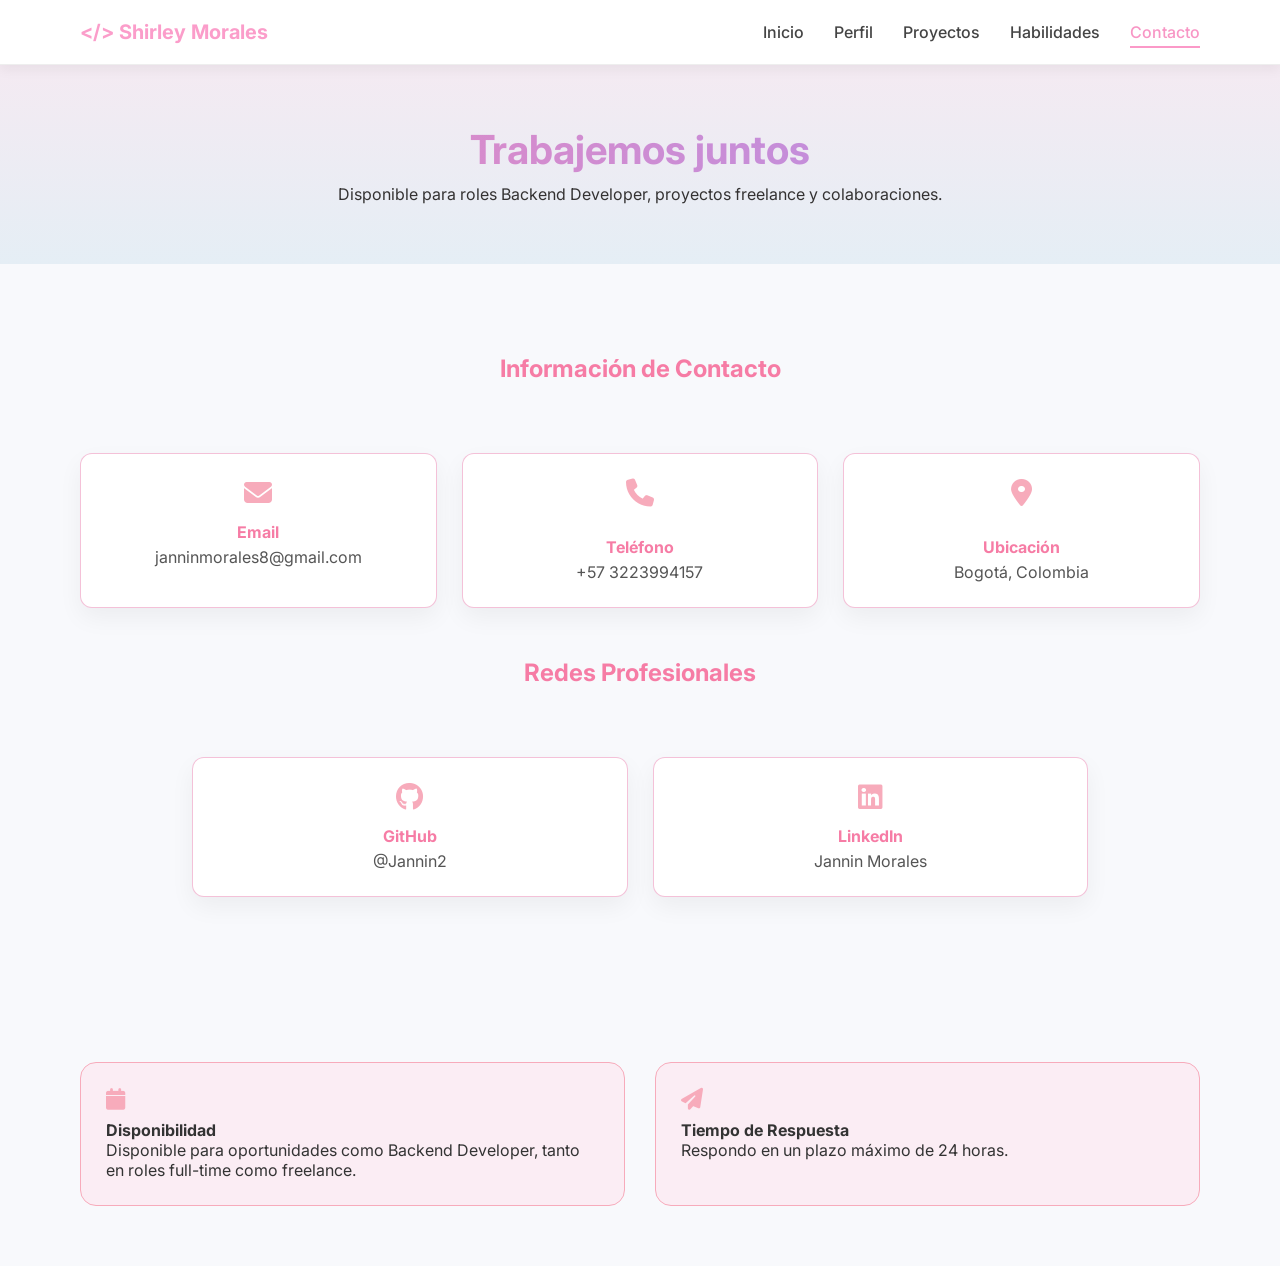
<file: contacto.html>
<!DOCTYPE html>
<html lang="es">
<head>
<meta charset="UTF-8">
<meta name="viewport" content="width=device-width, initial-scale=1.0">

<title>Contacto</title>

<link rel="stylesheet" href="src/css/styles.css">
<link rel="stylesheet" href="https://cdnjs.cloudflare.com/ajax/libs/font-awesome/6.5.0/css/all.min.css">

<link href="https://fonts.googleapis.com/css2?family=Inter:wght@300;400;500;700;800&display=swap" rel="stylesheet">

</head>

<body>

<!-- NAVBAR -->
<nav class="navbar">
    <div class="logo">&lt;/&gt; Shirley Morales</div>

    <ul class="menu">
        <li><a href="index.html">Inicio</a></li>
        <li><a href="perfil.html">Perfil</a></li>
        <li><a href="proyectos.html">Proyectos</a></li>
        <li><a href="habilidades.html">Habilidades</a></li>
        <li><a class="active" href="contacto.html">Contacto</a></li>
    </ul>
</nav>

<!-- HERO -->
<section class="contact-hero">
    <h1>Trabajemos juntos</h1>
    <p>Disponible para roles Backend Developer, proyectos freelance y colaboraciones.</p>
</section>

<!-- CONTENIDO -->
<section class="contact-container">

    <!-- IZQUIERDA -->
    <div class="contact-info">

        <h2>Información de Contacto</h2>
<div class="contact-cards-grid">
        <div class="card">
            <a href="mailto:janninmorales8@gmail.com" target="_blank" class="card-link">

            <i class="fas fa-envelope"></i>
            <div>
                <span>Email</span>
                <p>janninmorales8@gmail.com</p>
            </div>
       </a> </div>

        <div class="card">
            <i class="fas fa-phone"></i>
            <div>
                <span>Teléfono</span>
                <p>+57 3223994157</p>
            </div>
        </div>

        <div class="card">
            <i class="fas fa-location-dot"></i>
            <div>
                <span>Ubicación</span>
                <p>Bogotá, Colombia</p>
            </div>
        </div>
</div>
        <h2>Redes Profesionales</h2>
    <div class="contact-cards-grid-pro">
        <div class="card">
            <a href="https://github.com/Jannin2" target="_blank" class="card-link">
            <i class="fab fa-github"></i>
            <div>
                <span>GitHub</span>
                <p>@Jannin2</p>
            </div>
        </a></div>

        <div class="card">
            <a href="https://www.linkedin.com/in/jannin-morales/" target="_blank" class="card-link">
            <i class="fab fa-linkedin"></i>
            <div>
                <span>LinkedIn</span>
                <p>Jannin Morales</p>
            </div>
        </div>
    </a></div>

    </div>

  

</section>

<!-- EXTRA -->
<section class="contact-extra">

    <div class="extra-card">
        <i class="fas fa-calendar"></i>
        <h4>Disponibilidad</h4>
        <p>Disponible para oportunidades como Backend Developer, tanto en roles full-time como freelance.</p>
    </div>

    <div class="extra-card">
        <i class="fas fa-paper-plane"></i>
        <h4>Tiempo de Respuesta</h4>
        <p>Respondo en un plazo máximo de 24 horas.</p>
    </div>

</section>

</body>
</html>
</file>
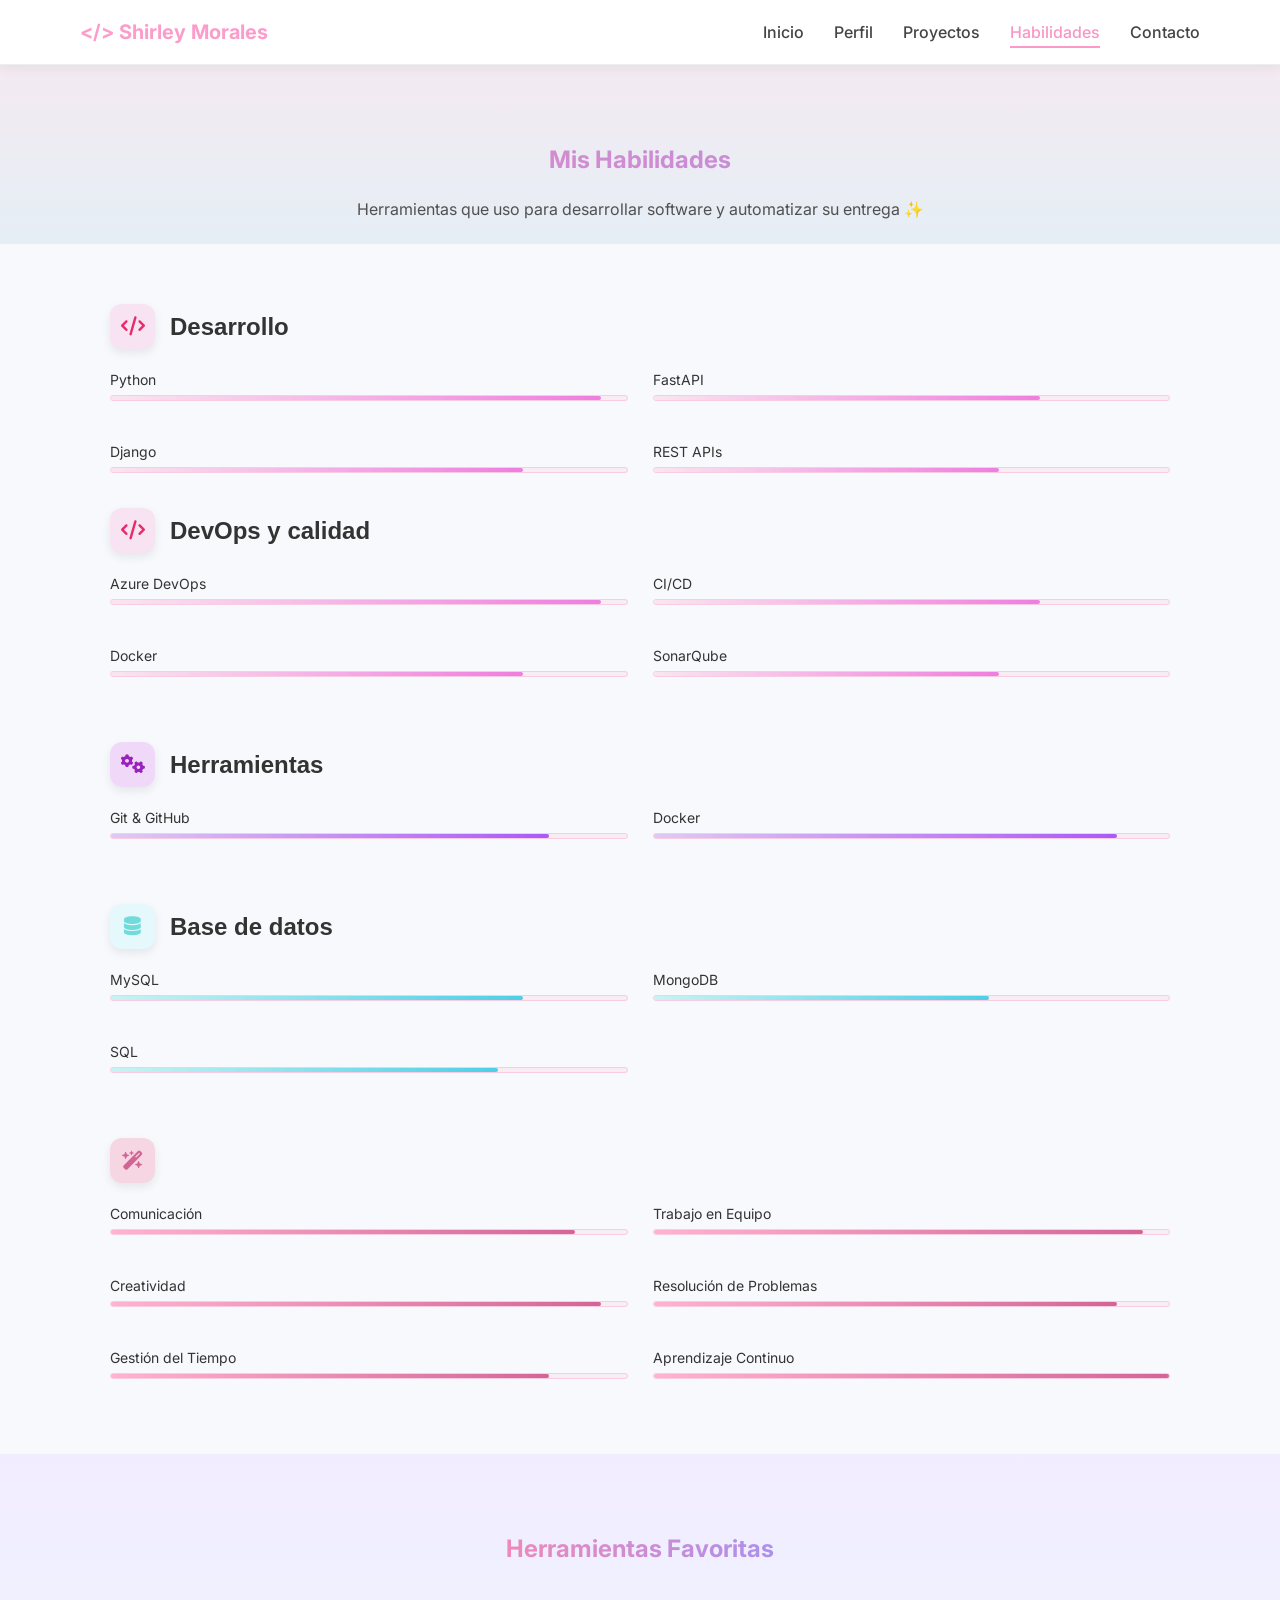
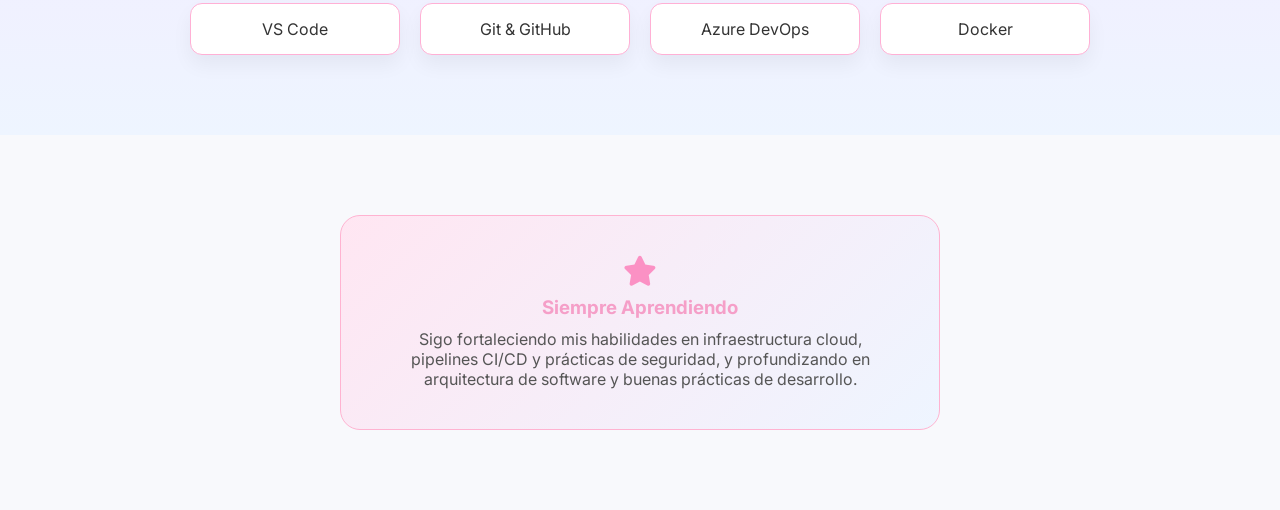
<file: habilidades.html>
<!DOCTYPE html>
<html lang="es">
<head>
<meta charset="UTF-8">
<meta name="viewport" content="width=device-width, initial-scale=1.0">

<title>Habilidades</title>

<link rel="stylesheet" href="src/css/styles.css">

<link rel="stylesheet"
href="https://cdnjs.cloudflare.com/ajax/libs/font-awesome/6.5.0/css/all.min.css">

<link href="https://fonts.googleapis.com/css2?family=Inter:wght@300;400;500;600;700&display=swap" rel="stylesheet">

</head>

<body>

<nav class="navbar">

<div class="logo">&lt;/&gt; Shirley Morales</div>

<ul class="menu">
<li><a href="index.html">Inicio</a></li>
<li><a href="perfil.html">Perfil</a></li>
<li><a href="proyectos.html">Proyectos</a></li>
<li><a class="active" href="#">Habilidades</a></li>
<li><a href="contacto.html">Contacto</a></li>
</ul>

</nav>


<section class="caja">

<h1 class="header-habilidades">Mis Habilidades </h1>
<p class="subtitulos">Herramientas que uso para desarrollar software y automatizar su entrega ✨</p>

</section>



<section class="skills">


    <h2 class="titulo-seccion-backend">
        <div class="contenedor-icono-backend">
        <i class="fa-solid fa-code"></i>
        </div>
        Desarrollo
    </h2>

    <div class="grid">

<div class="skill">
<span>Python</span><span class="percent pink"></span>
<div class="bar"><div class="fill pink" style="width:95%"></div></div>
</div>

<div class="skill">
<span>FastAPI</span><span class="percent pink"></span>
<div class="bar"><div class="fill pink" style="width:75%"></div></div>
</div>

<div class="skill">
<span>Django</span><span class="percent pink"></span>
<div class="bar"><div class="fill pink" style="width:80%"></div></div>
</div>

<div class="skill">
<span>REST APIs</span><span class="percent pink"></span>
<div class="bar"><div class="fill pink" style="width:67%"></div></div>
</div>





</div>


<h2 class="titulo-seccion-backend">
  <div class="contenedor-icono-backend">
  <i class="fa-solid fa-code"></i>
  </div>
  DevOps y calidad
</h2>

<div class="grid">

<div class="skill">
<span>Azure DevOps</span><span class="percent pink"></span>
<div class="bar"><div class="fill pink" style="width:95%"></div></div>
</div>

<div class="skill">
<span>CI/CD</span><span class="percent pink"></span>
<div class="bar"><div class="fill pink" style="width:75%"></div></div>
</div>

<div class="skill">
<span>Docker</span><span class="percent pink"></span>
<div class="bar"><div class="fill pink" style="width:80%"></div></div>
</div>

<div class="skill">
<span>SonarQube</span><span class="percent pink"></span>
<div class="bar"><div class="fill pink" style="width:67%"></div></div>
</div>





</div>

<div class="skill-block design">


    <h2 class="titulo-seccion-herr">
        <div class="contenedor-icono-herr">
          <i class="fa-solid fa-gears"></i>
        </div>
        Herramientas
      </h2>

      <div class="grid">



<div class="skill">
<span>Git & GitHub</span><span class="percent purple"></span>
<div class="bar"><div class="fill purple" style="width:85%"></div></div>
</div>

<div class="skill">
<span>Docker</span><span class="percent purple"></span>
<div class="bar"><div class="fill purple" style="width:90%"></div></div>
</div>




</div>
</div>



<div class="skill-block backend">
    

<h2 class="titulo-seccion-bd">
    <div class="contenedor-icono-bd">
      <i class="fa-solid fa-database"></i>
    </div>
    Base de datos
  </h2>

 
<div class="grid">

<div class="skill">
<span>MySQL</span><span class="percent blue"></span>
<div class="bar"><div class="fill blue" style="width:80%"></div></div>
</div>

<div class="skill">
<span>MongoDB</span><span class="percent blue"></span>
<div class="bar"><div class="fill blue" style="width:65%"></div></div>
</div>

<div class="skill">
    <span>SQL</span><span class="percent blue"></span>
    <div class="bar"><div class="fill blue" style="width:75%"></div></div>
</div>

</div>
</div>



<div class="skill-block soft">

<h2 class="titulo-seccion-com">
    <div class="contenedor-icono-com">
      <i class="fa-solid fa-wand-magic-sparkles"></i>
    </div>
  
  </h2>

 


<div class="grid">

<div class="skill">
<span>Comunicación</span><span class="percent"></span>
<div class="bar"><div class="soft-color" style="width:90%"></div></div>
</div>

<div class="skill">
<span>Trabajo en Equipo</span><span class="percent"></span>
<div class="bar"><div class="soft-color" style="width:95%"></div></div>
</div>

<div class="skill">
<span>Creatividad</span><span class="percent"></span>
<div class="bar"><div class="soft-color" style="width:95%"></div></div>
</div>

<div class="skill">
<span>Resolución de Problemas</span><span class="percent"></span>
<div class="bar"><div class="soft-color" style="width:90%"></div></div>
</div>

<div class="skill">
<span>Gestión del Tiempo</span><span class="percent"></span>
<div class="bar"><div class="soft-color" style="width:85%"></div></div>
</div>

<div class="skill">
<span>Aprendizaje Continuo</span><span class="percent"></span>
<div class="bar"><div class="soft-color" style="width:100%"></div></div>
</div>

</div>
</div>

</section>



<section class="tools">

<h2 class=" Favoritas">Herramientas Favoritas</h2>

<div class="tools-grid">

<div class="tool">VS Code</div>
<div class="tool">Git & GitHub</div>
<div class="tool">Azure DevOps</div>
<div class="tool">Docker</div>



</div>

</section>



<section class="learning">

<i class="fa-solid fa-star"></i>

<h3>Siempre Aprendiendo</h3>

<p>
  Sigo fortaleciendo mis habilidades en infraestructura cloud, pipelines CI/CD y prácticas de seguridad,
  y profundizando en arquitectura de software y buenas prácticas de desarrollo.
</p>

</section>

</body>
</html>
</file>
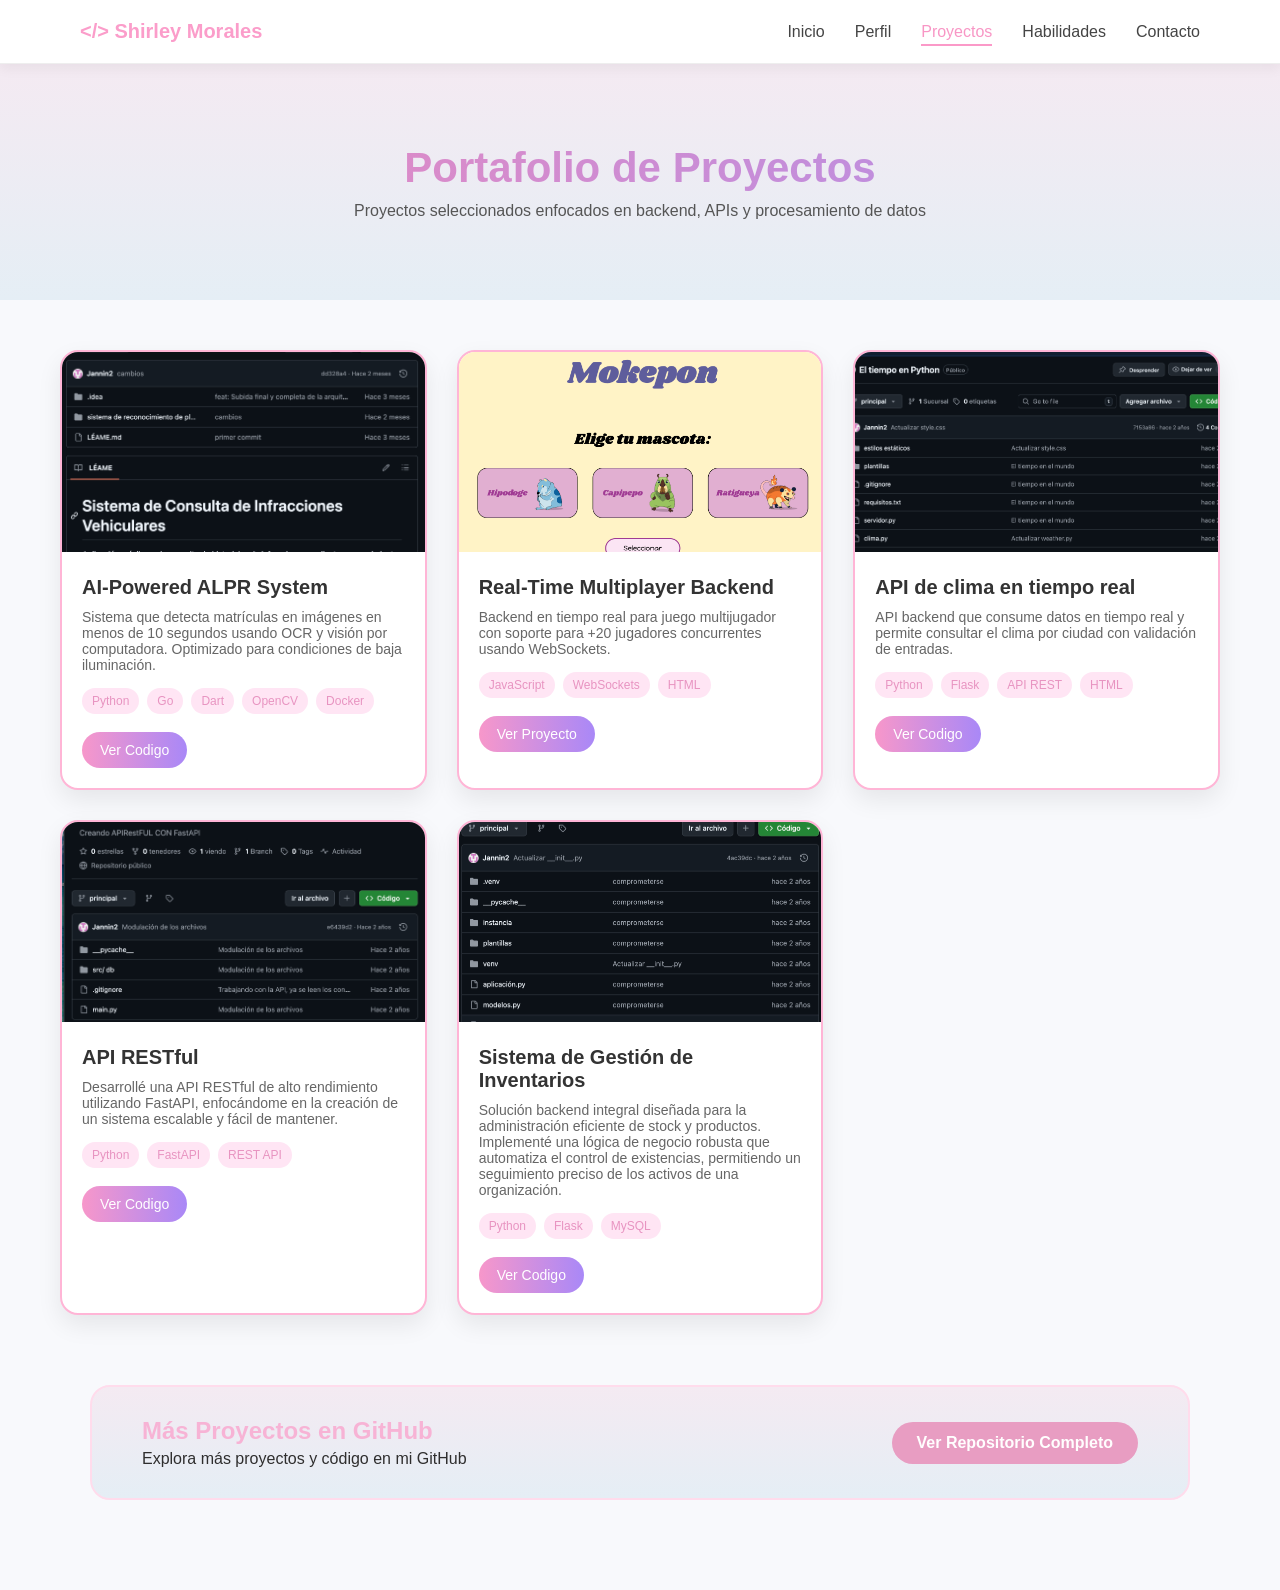
<file: proyectos.html>
<!DOCTYPE html>
<html lang="es">
<head>

<meta charset="UTF-8">
<meta name="viewport" content="width=device-width, initial-scale=1.0">

<title>Proyectos </title>

<link rel="stylesheet" href="src/css/styles.css">

</head>

<body>

<nav class="navbar">

<div class="logo">&lt;/&gt; Shirley Morales</div>

<ul class="menu">
<li><a href="index.html">Inicio</a></li>
<li><a href="perfil.html">Perfil</a></li>
<li><a class="active" href="proyectos.html">Proyectos</a></li>
<li><a href="habilidades.html">Habilidades</a></li>
<li><a href="#">Contacto</a></li>
</ul>

</nav>


<section class="projects-hero">

<h1 class = "proyecto">Portafolio de Proyectos</h1>

<p>
    Proyectos seleccionados enfocados en backend, APIs y procesamiento de datos</p>

</section>


<section class="projects-container">

<div class="project-card">

<img src="images/ocr.png">

<div class="project-content">

<h3>AI-Powered ALPR System</h3>

<p>
    Sistema que detecta matrículas en imágenes en menos de 10 segundos usando OCR y visión por computadora. Optimizado para condiciones de baja iluminación.
</p>

<div class="tags">
<span>Python  </span>
<span>Go  </span>
<span>Dart</span>
<span>OpenCV</span>
<span> Docker</span>
</div>

<a class="btn-project" href="https://github.com/Jannin2/ocr.git">Ver Codigo</a>

</div>
</div>



<div class="project-card">

<img src="images/mokepon1.2.png">

<div class="project-content">

<h3>Real-Time Multiplayer Backend</h3>

<p>
    Backend en tiempo real para juego multijugador con soporte para +20 jugadores concurrentes usando WebSockets.</p>

<div class="tags">
<span>JavaScript</span>
<span>WebSockets</span>
<span>HTML</span>

</div>

<a class="btn-project" href="https://mokepon-ds9b.onrender.com/">Ver Proyecto</a>

</div>
</div>



<div class="project-card">

<img src="images/clima.png">

<div class="project-content">

<h3>API de clima en tiempo real</h3>

<p>
    API backend que consume datos en tiempo real y permite consultar el clima por ciudad con validación de entradas.
</p>

<div class="tags">
<span>Python</span>
<span>Flask</span>
<span>API REST</span>
<span>HTML</span>
</div>

<a class="btn-project" href="https://github.com/Jannin2/python-weather.git">Ver Codigo</a>

</div>
</div>



<div class="project-card">

<img src="images/api.png">

<div class="project-content">

<h3>API RESTful</h3>

<p>
    Desarrollé una API RESTful de alto rendimiento utilizando FastAPI, enfocándome en la creación de un sistema escalable y fácil de mantener.
</p>

<div class="tags">
<span>Python </span>
<span>FastAPI</span>
<span>REST API</span>

</div>

<a class="btn-project" href="https://github.com/Jannin2/Rest-ful.git">Ver Codigo</a>

</div>
</div>



<div class="project-card">

<img src="images/inventario.png">

<div class="project-content">

<h3>Sistema de Gestión de Inventarios</h3>

<p>
    Solución backend integral diseñada para la administración eficiente de stock y productos. Implementé una lógica de negocio robusta que automatiza el control de existencias, permitiendo un seguimiento preciso  de los activos de una organización.
</p>

<div class="tags">
<span>Python</span>
<span>Flask</span>
<span>MySQL</span>
</div>

<a class="btn-project" href="https://github.com/Jannin2/Inventario.git">Ver Codigo</a>

</div>
</div>







<div class="proyectos-grid"> 
</div>

<section class="github-section">
<div class="github-content">
    <h2>Más Proyectos en GitHub</h2>
    <p> Explora más proyectos y código en mi GitHub</p>
</div>
<a class="btn-github" href="https://github.com/Jannin2" target="_blank">Ver Repositorio Completo</a>
</section>

</body>
</html>
</file>
<file: src/css/styles.css>
body{
    margin:0;
    padding:0;
    box-sizing:border-box;
    font-family:'Inter',sans-serif;

}
    
    /* NAVBAR */
    
    .navbar{
    font-family: "Poppins", sans-serif;

    display:flex;
    justify-content:space-between;
    align-items:center;
    
    padding:10px 80px;
    
    background:rgb(255, 255, 255);
    position: relative;
    
    border-bottom:1px solid #ea85ea;
    box-shadow: 0 4px 12px rgba(39, 37, 39, 0.062);
    }
    
    .logo{
    
    font-weight:700;
    color:#f6a1ca;
    font-size:20px;
    
    }
    
    .menu{
    
    display:flex;
    gap:30px;
    list-style:none;
    
    }
    
    .menu a{
    
    text-decoration:none;
    color:#555;
    font-weight:500;
    
    }
    
    .menu a:hover{
    
    color:#bcbdda;
    
    }
    
    
    
    /* HERO SECTION */
    
    .hero-section{
    
   
    
    padding:80px;
    
    }
    
    .hero{
    
    display:flex;
    justify-content:space-between;
    align-items:center;
    
    }
    
    .hero-image img{
    
    width:420px;
    border-radius:20px;
    
    box-shadow:0 12px 30px rgba(0,0,0,0.15);
    
    }
    
    
    
    /* STATUS */
    
    .status{
    
    display:inline-flex;
    align-items:center;
    gap:8px;
    
    padding:8px 16px;
    
    border-radius:20px;
    
    border:1px solid #ffb5d6;
    
    background:white;
    
    font-size:14px;
    
    box-shadow:0 4px 12px rgba(0,0,0,0.08);
    
    margin-bottom:20px;
    
    }
    .liga{
    font-size: 11px;
    width: 80%;
    margin-bottom: 30px;
    margin-top: 0%;
    color: #666;

    }
    .dot{
    
    width:8px;
    height:8px;
    border-radius:50%;
    
    background:#45d483;
    
    }
    
    
    
    /* TITULO */
    
    .title{
    
    font-size:50px;
    font-weight:800;
    color:#2b2b2b;
    
    margin-bottom:20px;
    
    }
    
    .gradient{
    
    background:linear-gradient(90deg,#ee89ba,#ad90ec);
    
    -webkit-background-clip:text;
    -webkit-text-fill-color:transparent;
    
    }
    
    .description{
    
    color:#000000;
    line-height:1.6;
    max-width:500px;
    
    margin-bottom:30px;
    
    }
    
    
    
    /* BOTONES */
    
    .buttons{
    
    display:flex;
    gap:15px;
    
    margin-bottom:25px;
    
    }
    
    .btn-primary{
    
    padding:14px 28px;
    
    border:none;
    border-radius:30px;
    
    background:linear-gradient(90deg,#f682ba,#a585ea);
    text-decoration:none;
    color:white;
    font-weight:600;
    
    cursor:pointer;
    
    box-shadow:0 8px 20px rgba(255,79,163,0.3);
    
    }
    
    .btn-outline{
    
    padding:14px 28px;
    
    border-radius:30px;
    
    border:2px solid #e984b5;
    
    background:white;
    
    color:#f78ec1;
    
    font-weight:600;
    
    cursor:pointer;
    
    }
    
    
    
    /* SOCIALS */
    
    .socials{
    
    display:flex;
    gap:18px;
    
    }
    
    .social{
    
    width:45px;
    height:45px;
    
    display:flex;
    align-items:center;
    justify-content:center;
    
    border-radius:50%;
    
    background:white;
    
    font-size:18px;
    
    box-shadow:0 6px 14px rgba(0,0,0,0.08);
    
    text-decoration:none;
    
    transition:0.3s;
    
    }
    
    .github{
    
    color:#000000;
    border:1px solid #d4578f;
    
    }
    
    .linkedin{
    
    color:#2ba6e8;
    border:1px solid #5575bb;
    
    }
    
    .email{
    
    color:#3bb3ff;
    border:1px solid #4ca8e5;
    
    }
    
    .social:hover{
    
    transform:translateY(-5px);
    box-shadow:0 12px 20px rgba(0,0,0,0.15);
    
    }
    
    
    
    /* STATS */
    
    .stats-section{
    background-color: #f0edfbaa;
   
    
    padding:90px;
    
    }
    
    .cards{
    
    display:flex;
    justify-content:center;
    
    gap:30px;
    
    }
    
    .card{
    
    background:white;
    
    padding:30px;
    
    width:220px;
    
    border-radius:16px;
    
    border:1px solid #f2b3d0d0;
    
    text-align:center;
    
    box-shadow:0 6px 20px rgba(0,0,0,0.08);
    
    }
    
    .card i{
    
    color:#ed92d2;
    font-size:22px;
    
    margin-bottom:10px;
    
    }
    
    .card h2{
    
    color:#e39ec0;
    
    margin-bottom:5px;
    
    }
    
    
    
    /* STACK */
    
    .stack-section{
    
    padding:10px;
    background-color: #f6e6f6a4;
   
    
    text-align:center;
    
    }
    
    .stack-title{
    
    background:linear-gradient(90deg,#ee89ba,#ad90ec);
    
    -webkit-background-clip:text;
    -webkit-text-fill-color:transparent;
    margin-top: 30px;
    margin-bottom:40px;
    
    }
    
    .tech-list{
    
    display:flex;
    justify-content:center;
    
    gap:20px;
    
    flex-wrap:wrap;
    margin-bottom: 40px;
    }
    
    .tech{
    
    padding:12px 24px;
    
    border-radius:30px;
    
    border:1px solid #ffbad9ce;
    
    background:white;
    
    box-shadow:0 6px 14px rgba(43, 42, 42, 0.05);
    
    }


    /* HERO PERFIL */

.perfil-hero{

    text-align:center;
    
    padding:80px 20px;
    
    background:linear-gradient(
    180deg,
    #f4eaf2,
    #e5eef5
    );
    
    }
    
    .perfil-hero h1{
    
    font-size:40px;
    
    background:linear-gradient(90deg,#ee89ba,#ad90ec);
    
    -webkit-background-clip:text;
    -webkit-text-fill-color:transparent;
    
    margin-bottom:10px;
    
    }
    
    .perfil-hero p{
    
    color:#000000;
    
    }
    
    
    
    /* RESUMEN */
    
    .perfil-resumen{
    
    padding:80px;
    
    }
    
    .perfil-grid{
    
    display:flex;
    
    gap:50px;
    
    align-items:center;
    
    }
    
    .perfil-img{
    
    width:420px;
    
    border-radius:20px;
    
    box-shadow:0 10px 30px rgba(0,0,0,0.15);
    
    }
    
    .perfil-texto h2{
    
    color:#ed96c0;
    
    margin-bottom:15px;
    
    }
    
    .perfil-texto p{
    
    margin-bottom:12px;
    
    color:#555;
    
    line-height:1.6;
    
    }
    
    
    
    /* SKILLS */
    
    .perfil-skills{
    
    display:flex;
    
    justify-content:center;
    
    gap:30px;
    
    padding:60px;
    
    }
    
    .skill-card{
    
    background:white;
    
    padding:30px;
    
    width:260px;
    
    border-radius:14px;
    
    box-shadow:0 10px 20px rgba(0,0,0,0.08);
    
    border:1px solid #ffd1e6;
    
    }
    
    .skill-card i{
    
    font-size:24px;
    
    color:#ed96c0;
    
    margin-bottom:10px;
    
    }
    
    
    
    /* EXPERIENCIA */
    
    .experiencia{
    
    padding:80px;
    
    background:#f3f3f3;
    
    }
    
    .section-title{
    
    color:#ed96c0;
    
    margin-bottom:30px;
    
    }
    
    .job{
    
    background:white;
    
    padding:30px;
    
    border-radius:14px;
    
    margin-bottom:20px;
    
    box-shadow:0 10px 20px rgba(0,0,0,0.08);
    
    border:1px solid #ffd1e6;
    
    }
    
    .job-header{
    
    display:flex;
    
    justify-content:space-between;
    
    margin-bottom:10px;
    
    }
    
    .job-date{
    
    background:#ffd1e6;
    
    padding:4px 10px;
    
    border-radius:10px;
    
    font-size:12px;
    
    }
    
    
    
    /* EDUCACION */
    .section-title{
        text-align: center;
    }
    .educacion{
    
    padding:80px;
    
    background:linear-gradient(
    180deg,
    #eef3f8,
    #e4ecf3
    );
    
    }
    
    .edu-grid{
    
    display:flex;
    flex-wrap: wrap;
    gap:30px;
    justify-content: center;
    gap: 20px;
    max-width: 1000px;
    margin: 0 auto;
    }
    
    .edu-card{
    
    background:white;
    
    padding:25px;
    
    border-radius:14px;
    
    box-shadow:0 10px 20px rgba(0,0,0,0.08);
    
    border:1px solid #c9b9f6b1;
    
    width:300px;
    
    }
    
    .edu-date{
    
    display:inline-block;
    
    margin-top:10px;
    
    background:#bca9f67a;
    
    padding:4px 10px;
    
    border-radius:10px;
    
    font-size:12px;
    
    }

    /* HERO PROYECTOS */
.proyecto{
    font-size:40px;
    
    background:linear-gradient(90deg,#ee89ba,#ad90ec);
    
    -webkit-background-clip:text;
    -webkit-text-fill-color:transparent;
    
}
.projects-hero{
  
    text-align:center;
    
    padding:80px 20px;
    
    background:linear-gradient(
    180deg,
    #f4eaf2,
    #e5eef5
    );
    }
    
    .projects-hero h1{
    
    font-size:42px;
    font-weight:700;
    color:#ebb3cc;
    margin-bottom:10px;
    
    
    }
    
    .projects-hero p{
    
    color:#555;
    font-size:16px;
    
    }
    
    
    
    /* CONTENEDOR PROYECTOS */
    
    .projects-container{
    
    max-width:1200px;
    margin:auto;
    
    display:grid;
    
    grid-template-columns:repeat(auto-fit,minmax(300px,1fr));
    
    gap:30px;
    
    padding:50px 20px;
    
    }
    
    
    
    /* TARJETA PROYECTO */
    
    .project-card{
    
    background:white;
    
    border-radius:18px;
    
    overflow:hidden;
    
    box-shadow:0 10px 25px rgba(0,0,0,0.08);
    
    transition:transform .3s;
    border: 2px solid #ffb5d6;

    }
    
    .project-card:hover{
    
    transform:translateY(-6px);
    }
    
    
    
    /* IMAGEN */
    
    .project-card img{
    
    width:100%;
    height:200px;
    object-fit:cover;
    
    }
    
    
    
    /* CONTENIDO */
    
    .project-content{
    
    padding:20px;
    
    }
    
    .project-content h3{
    
    margin-bottom:10px;
    font-size:20px;
    
    }
    
    .project-content p{
    
    font-size:14px;
    color:#666;
    margin-bottom:15px;
    
    }
    
    
    
    /* TAGS TECNOLOGIAS */
    
    .tags{
    
    display:flex;
    flex-wrap:wrap;
    
    gap:8px;
    
    margin-bottom:18px;
    
    }
    
    .tags span{
    
    font-size:12px;
    
    padding:6px 10px;
    
    border-radius:20px;
    
    background:#ffe5f4;
    
    color:#e894c1;
    
    }
    
    
    
    /* BOTON PROYECTO */
    
    .btn-project{
    
    display:inline-block;
    
    padding:10px 18px;
    
    border-radius:25px;
    
    background:linear-gradient(90deg,#f797ca,#a988f7);
    
    color:white;
    
    font-size:14px;
    
    text-decoration:none;
    
    transition:.3s;
    
    }
    
    .btn-project:hover{
    
    opacity:0.9;
    
    }
    
    
    
    /* SECCION GITHUB */
    
    .github-section{
    
        grid-column: 1 / -1; /* Esto obliga a la sección a ocupar todas las columnas del grid */
        width: 100%;
        max-width: 1100px;
        margin: 40px auto;
        padding: 30px 50px;
        
        display: flex;
        justify-content: space-between;
        align-items: center;
        border: 2px solid #ffdcec;
        border-radius: 20px;
        
    
    
    background:linear-gradient(
    180deg,
    #f4eaf2,
    #e5eef5
    );
        box-sizing: border-box; /* Asegura que el padding no rompa el ancho */
    }
    .github-content {
        text-align: left; /* Hace que el texto ocupe el espacio disponible */
    }
    .github-section h2{
        font-size: 24px;
        margin-bottom: 5px;
        color: #f7b3d5;
        
    
    }
    
    .github-section p{
    
    color:#2f2e2e;
    margin-bottom:0px;
    
    }
    
    
    
    /* BOTON GITHUB */
    
    .btn-github{
    
        background-color: #e89dc2; /* Color acorde a tu diseño */
        color: rgb(255, 254, 254);
        padding: 12px 25px;
        border-radius: 25px;
        text-decoration: none;
        font-weight: bold;
        white-space: nowrap; /* Evita que el texto del botón se parta en dos líneas */
        transition: transform 0.3s ease;
        margin-left: 20px;
    
    }
    
    .btn-github:hover{
    
    transform: scale(1.05);
    
    }
    /* Ajuste para celulares */
@media (max-width: 768px) {
    .github-section {
        flex-direction: column; /* Vuelve a ser vertical en pantallas pequeñas */
        text-align: center;
        padding: 30px;
    }
    .btn-github {
        margin-left: 0;
        margin-top: 20px;
    }
}

/* HERO */

.skills-hero{

text-align:center;
padding:80px 20px;

}

.skills-hero h1{

font-size:40px;
margin-bottom:10px;

}

.skills-hero span{

color:#f2adce;

}



/* SKILLS */

.skills-container{

max-width:1100px;
margin:auto;

display:grid;

grid-template-columns:repeat(auto-fit,minmax(350px,1fr));

gap:40px;

padding:40px 20px;

}

.skills-block h2{

margin-bottom:20px;
color:#ab9bf5;

}
.Favoritas {
    background: linear-gradient(90deg, #ee89ba, #ad90ec);
    -webkit-background-clip: text;
    -webkit-text-fill-color: transparent;
    display: inline-block;
}
.skill{

margin-bottom:18px;

}

.skill span{

font-size:14px;

}

.bar{

height:6px;
background:#eee;

border-radius:10px;

margin-top:6px;

}

.bar div{

height:100%;
background:linear-gradient(90deg,#f4a1c9,#9c8af0);

border-radius:10px;

}



/* HERRAMIENTAS */

.tools{

text-align:center;
padding:60px 20px;

}

.tools h2{

margin-bottom:30px;

}

.tools-grid{

display:grid;

grid-template-columns:repeat(auto-fit,minmax(150px,1fr));

gap:20px;

max-width:900px;
margin:auto;

}

.tools-grid div{

padding:15px;

border-radius:12px;

border:1px solid #ffb0d5;

background:white;

}



.learning{

max-width:700px;

margin:60px auto;

text-align:center;

padding:30px;

border-radius:16px;

background:linear-gradient(120deg,#f8d6ff,#d7f0ff);

}

*{
margin:0;
padding:0;
box-sizing:border-box;
font-family:'Inter',sans-serif;
}


/* NAVBAR */

.navbar{

display:flex;
justify-content:space-between;
align-items:center;

padding:15px 80px;

background:white;

border-bottom:1px solid #eee;

}

.logo{

font-weight:700;
color:#f197c2;
font-size:20px;

}

.menu{

display:flex;
gap:30px;
list-style:none;

}

.menu a{

text-decoration:none;
color:#444;
font-weight:500;

}

.menu a.active{

color:#f896c5;

}ƒ



/* HEADER */

.skills-header{

text-align:center;
padding:60px 20px;

background:linear-gradient(180deg,#f9f9ff,#eef2ff);

}

.skills-header h1{

font-size:40px;

}

.skills-header span{

color:#f9a9cf;

}

.skills-header p{

margin-top:10px;
color:#666;

}



/* SKILLS */

.skills-container{

max-width:1200px;
margin:auto;

padding:60px 20px;

display:grid;
grid-template-columns:1fr 1fr;
gap:40px;

}

.skills-block{

background:white;

padding:30px;

border-radius:12px;

box-shadow:0 10px 20px rgba(0,0,0,0.05);

}

.skills-block h2{

margin-bottom:25px;

color:#f59bc6;

}



/* GRID INTERNO */

.skills-grid{

display:grid;

grid-template-columns:1fr 1fr;

gap:20px;

}



/* SKILL */

.skill{

margin-bottom:15px;

}

.skill span{

font-size:14px;

}

.percent{

float:right;
color:#fa9fcb;
font-weight:600;

}



/* BARRA */

.bar{

height:6px;

background:#eee;

border-radius:20px;

margin-top:5px;

}

.bar div{

height:100%;

background:linear-gradient(90deg,#f684bbb7,#b599f6);

border-radius:20px;

}



/* SOFT SKILLS */

.soft-skills{

grid-column:1 / -1;

max-width:800px;

margin:auto;

}



/* TOOLS */

.tools{

text-align:center;

padding:60px 20px;

background:linear-gradient(180deg,#f3f4ff,#e9f0ff);

}

.tools h2{

margin-bottom:40px;

color:#c8b2fc76;

}

.tools-grid{

display:grid;

grid-template-columns:repeat(4,1fr);

gap:20px;

max-width:900px;

margin:auto;

}

.tool{

padding:15px;

border-radius:10px;

background:white;

box-shadow:0 5px 15px rgba(0,0,0,0.05);

}



/* LEARNING */

.learning{

text-align:center;

padding:60px 20px;

}

.learning i{

font-size:30px;

color:#fda8d1;

margin-bottom:10px;

}

.learning h3{

color:#ef94c0;

margin-bottom:10px;

}

.learning p{

color:#666;

max-width:500px;

margin:auto;

}

*{
    margin:0;
    padding:0;
    box-sizing:border-box;
    font-family:'Inter',sans-serif;
    }
    
    body{
    background:#f8f9fc;
    color:#333;
    }
    
    
    /* NAVBAR */
    
    .navbar{
    display:flex;
    justify-content:space-between;
    align-items:center;
    padding:20px 80px;
    border-bottom:1px solid #eee;
    background:white;
    }
    
    .logo{
    font-weight:700;
    color:#fb9dca;
    }
    
    .menu{
    display:flex;
    gap:30px;
    list-style:none;
    }
    
    .menu a{
    text-decoration:none;
    color:#444;
    }
    
    .menu .active{
    color:#efaacc;
    border-bottom:2px solid #fb99c8;
    padding-bottom:4px;
    }
    
    
    /* HEADER */
    
    .header{
    text-align:center;
    padding:60px 20px;
    background:linear-gradient(180deg,#f5f5ff,#eef3ff);
    }
    
    .header h1{
    font-size:40px;
    }
    
    .header span{
    color:#f0a1c7;
    }
    
    .header p{
    color:#666666db;
    margin-top:10px;
    }
    
    
    /* SKILLS */
    
    .skills{
    max-width:1100px;
    margin:auto;
    padding:60px 20px;
    display:grid;
    gap:20px;
    }
    
    .grid{
    display:grid;
    grid-template-columns:1fr 1fr;
    gap:25px;

    }
    
    .skill span{
    font-size:14px;
    }
    
    .percent{
    float:right;
    font-weight:600;
    }
    
    
    /* BARS */
    
    .bar{
    height:6px;
    background:#f2d7e358;
    border-radius:20px;
    margin-top:6px;
    border: 1px solid #facce1;
    }
    
    .fill{
    height:100%;
    border-radius:20px;
    }
    
    
    /* COLORS */
    
    /* Borra los anteriores y pega estos */
.pink {
    background: linear-gradient(90deg, #f9e6ef, #ed5ad9c2) !important;

}

.purple {
    background: linear-gradient(90deg, #dfcaf3, #aa5af5) !important;
}

.blue {
    background: linear-gradient(90deg, #c8f3f3, #4ccfe6) !important;
}

.soft-color {
    background: linear-gradient(90deg, #ffb3d0, #d36596) !important;
}
    
    /* TOOLS */
    
    .tools{
    text-align:center;
    padding:80px 20px;
    background:linear-gradient(180deg,#f2ecff,#eef5ff);
    }
    
    .tools h2{
    color:#bca7ed;
    margin-bottom:40px;
    }
    
    .tools-grid{
    max-width:900px;
    margin:auto;
    display:grid;
    grid-template-columns:repeat(4,1fr);
    gap:20px;
    }
    
    .tool{
    padding:15px;
    border-radius:10px;
    background:white;
    border:1px solid #ffd2e6;
    box-shadow:0 10px 20px rgba(0,0,0,0.05);
    }
    
    
    /* LEARNING */
    
    .learning{
    max-width:600px;
    margin:80px auto;
    text-align:center;
    padding:40px;
    border-radius:20px;
    border:1px solid #ffb3d1;
    background:linear-gradient(135deg,#ffe6f2,#eef5ff);
    }
    
    .learning i{
    font-size:30px;
    color:#fb91c4;
    margin-bottom:10px;
    }
    
    .learning h3{
    color:#f59fc8;
    margin-bottom:10px;
    }
    
    .learning p{
    color:#555;
    }

    /* HERO */
.contact-hero{
    text-align:center;
    padding:60px 20px;

    background:linear-gradient(
    180deg,
    #f4eaf2,
    #e5eef5
    );}

.contact-hero h1{
    font-size:40px;
    
    background:linear-gradient(90deg,#ee89ba,#ad90ec);
    
    -webkit-background-clip:text;
    -webkit-text-fill-color:transparent;
    
}

.contact-hero p{
    color:#343232;
    margin-top:10px;
}

/* CONTENEDOR */
.contact-container{
    display: flex;
    justify-content: center; /* Esto centra las tarjetas horizontalmente */
    align-items: center;
    display:flex;
    gap:40px;
    padding:60px 80px;
}

/* IZQUIERDA */
.contact-info{
    align-items: center;
    max-width: 1200px; /* Evita que las tarjetas se estiren demasiado hacia los lados */
    width: 100%;
    display: flex;
    flex-direction: column;
    display: flex;
}
.contact-cards-grid {
    display: grid;
    /* Esto crea 3 columnas de igual tamaño */
    grid-template-columns: repeat(3, 1fr); 
    gap: 25px; /* Espacio entre tarjetas */
    width: 100%;
    margin-top: 30px;
}

.contact-cards-grid-pro{
    display: grid;
    /* Esto crea 2 columnas de igual tamaño */
    grid-template-columns: repeat(2, 1fr); 
    gap: 25px; /* Espacio entre tarjetas */
    width: 80%;
    margin-top: 30px;
}
.contact-info h2{
    color:#f67ca5;
    text-align: center;
    margin-bottom: 40px;
    margin-top: 30px;
}
.card-link {
    text-decoration: none; /* Quita el subrayado */
    color: inherit;        /* Mantiene los colores que ya configuraste */
    display: flex;         /* Mantiene la alineación flex de la tarjeta */
    flex-direction: column;
    align-items: center;
    width: 100%;
}

.card:hover {
    cursor: pointer;       /* Cambia el mouse a la "manito" al pasar por encima */
    background-color: #fffafc; /* Un toque de color extra al pasar el mouse */
}


.contact-info p{
    margin:10px 0 20px;
}

/* CARDS */
.card{
   display: flex;
   flex-direction: column;
   align-items: center;
   text-align: center;
   max-width: 100%;
   gap: 15px;
   padding: 25px; 
   border-radius: 12px;
   width: 100%; /* Para que todas midan lo mismo */
   box-shadow: 0 10px 25px rgba(0,0,0,0.05);

   margin-bottom: 20px;
   transition: transform 0.3s ease;
}

.card:hover{
    transform: translateY(-5px);
}

.card i{
    font-size:28px;
    color:#f7abbb;
    margin-bottom: 15px;
}

.card p{
    color:#555;
    margin: 0;

}

.card span{
    font-weight: 700;
    color: #f67ca5;
    display: block;
    margin-bottom: 5px;
}




/* EXTRA */
.contact-extra{
    display:flex;
    gap:30px;
    padding:60px 80px;
    ;
}

.extra-card{
    flex:1;
    padding:25px;
    border-radius:16px;
    border:1px solid #f7abbb;
    background-color: #fbedf4;
}

.extra-card i{
    font-size:22px;
    color:#f7abbb;
    margin-bottom:10px;
}
.subtitulos{
    display: block;
    width: 100%;
    color:#525051;
    text-align:center;
    padding:0px 8px 5px;
    margin-top: -5px;

}

.titulo-seccion-backend {
    display: flex;
    align-items: center;
    font-family: 'Poppins', sans-serif;
    font-weight: 700;
    margin-bottom: 0px; /* <--- Esto quita el gran espacio de abajo */
}
/* EL ESTILO PARA EL CUADRADO */
.contenedor-icono-backend {
    display: inline-flex;      /* Importante para que se comporte como texto pero permita centrar */
    align-items: center;       /* Centra verticalmente el icono */
    justify-content: center;    /* Centra horizontalmente el icono */
    
    width: 45px;                /* Ancho del cuadrado */
    height: 45px;               /* Alto del cuadrado (igual que el ancho para que sea perfecto) */
    
    background-color: #F8E3F2;  /* El color de fondo rosa suave exacto */
    border-radius: 12px;        /* Bordes redondeados */
    
    /* Sombra suave: x y desenfoque color */
    box-shadow: 0 4px 10px rgba(0, 0, 0, 0.08); 
    
    margin-right: 45px; 
    font-size: 1.2rem;        /* Separa el cuadrado del texto "Frontend" */
    vertical-align: middle;     /* Alinea el cuadrado con la línea base del texto */
              /* Ajusta el tamaño del icono para que quepa bien */
    color: #E8296A;             /* El color rosa vibrante para el icono mismo */
    margin: 0;   
    margin-right: 15px; 
}
  
  

.contenedor-icono-herr {
    display: inline-flex;      /* Importante para que se comporte como texto pero permita centrar */
    align-items: center;       /* Centra verticalmente el icono */
    justify-content: center;    /* Centra horizontalmente el icono */
    
    width: 45px;                /* Ancho del cuadrado */
    height: 45px;               /* Alto del cuadrado (igual que el ancho para que sea perfecto) */
    
    background-color: #efd3f8d5;  /* El color de fondo rosa suave exacto */
    border-radius: 12px;        /* Bordes redondeados */
    
    /* Sombra suave: x y desenfoque color */
    box-shadow: 0 4px 10px rgba(0, 0, 0, 0.08); 
    
    margin-right: 45px;         /* Separa el cuadrado del texto "Frontend" */
    vertical-align: middle;     /* Alinea el cuadrado con la línea base del texto */

    font-size: 1.2rem;          /* Ajusta el tamaño del icono para que quepa bien */
    color: #9922bd;             /* El color rosa vibrante para el icono mismo */
    margin: 0;   
    margin-right: 15px;  

}
  
 
  
  /* Pequeño ajuste al título para que combine bien */
.titulo-seccion-herr {
    display: flex;              /* Para alinear el contenedor de icono y el texto */
    align-items: center;        /* Centra ambos elementos verticalmente */
    font-family: 'Poppins', sans-serif; /* Tu fuente */
    font-weight: 700;
    margin-bottom: 20px;
    margin-top: 30px;
    /* El color de las letras lo controlas tú como quieras */
}

.titulo-seccion-bd {
    display: flex;
    align-items: center;
    font-family: 'Poppins', sans-serif;
    font-weight: 700;
    margin-bottom: 20px; /* <--- Esto quita el gran espacio de abajo */
    margin-top: 30px;
}
/* EL ESTILO PARA EL CUADRADO */
.contenedor-icono-bd {
    display: inline-flex;      /* Importante para que se comporte como texto pero permita centrar */
    align-items: center;       /* Centra verticalmente el icono */
    justify-content: center;    /* Centra horizontalmente el icono */
    
    width: 45px;                /* Ancho del cuadrado */
    height: 45px;               /* Alto del cuadrado (igual que el ancho para que sea perfecto) */
    
    background-color: #e5f8fb;  /* El color de fondo rosa suave exacto */
    border-radius: 12px;        /* Bordes redondeados */
    
    /* Sombra suave: x y desenfoque color */
    box-shadow: 0 4px 10px rgba(0, 0, 0, 0.08); 
    
    margin-right: 45px; 
    font-size: 1.2rem;        /* Separa el cuadrado del texto "Frontend" */
    vertical-align: middle;     /* Alinea el cuadrado con la línea base del texto */
              /* Ajusta el tamaño del icono para que quepa bien */
    color: #71dbdb;             /* El color rosa vibrante para el icono mismo */
   
    margin-right: 15px; 
}

.titulo-seccion-com {
    display: flex;
    align-items: center;
    font-family: 'Poppins', sans-serif;
    font-weight: 700;
    margin-bottom: 20px; /* <--- Esto quita el gran espacio de abajo */
    margin-top: 30px;
}
/* EL ESTILO PARA EL CUADRADO */
.contenedor-icono-com {
    display: inline-flex;      /* Importante para que se comporte como texto pero permita centrar */
    align-items: center;       /* Centra verticalmente el icono */
    justify-content: center;    /* Centra horizontalmente el icono */
    
    width: 45px;                /* Ancho del cuadrado */
    height: 45px;               /* Alto del cuadrado (igual que el ancho para que sea perfecto) */
    
    background-color:#f6d6e2;  /* El color de fondo rosa suave exacto */
    border-radius: 12px;        /* Bordes redondeados */
    
    /* Sombra suave: x y desenfoque color */
    box-shadow: 0 4px 10px rgba(0, 0, 0, 0.08); 
    
    margin-right: 45px; 
    font-size: 1.2rem;        /* Separa el cuadrado del texto "Frontend" */
    vertical-align: middle;     /* Alinea el cuadrado con la línea base del texto */
              /* Ajusta el tamaño del icono para que quepa bien */
    color: #d36596;             /* El color rosa vibrante para el icono mismo */
    margin: 0;   
    margin-right: 15px; 
}
  
.header-habilidades{
    text-align:center;
    padding:60px 20px 0px;
    background:linear-gradient(90deg,#ee89ba,#ad90ec);
    margin-bottom: 30px;
    -webkit-background-clip:text;
    -webkit-text-fill-color:transparent;

}

.caja{

    text-align:center;
    
    padding:20px 3cap;
    
    background:linear-gradient(
    180deg,
    #f4eaf2,
    #e5eef5
    );
}
</file>
